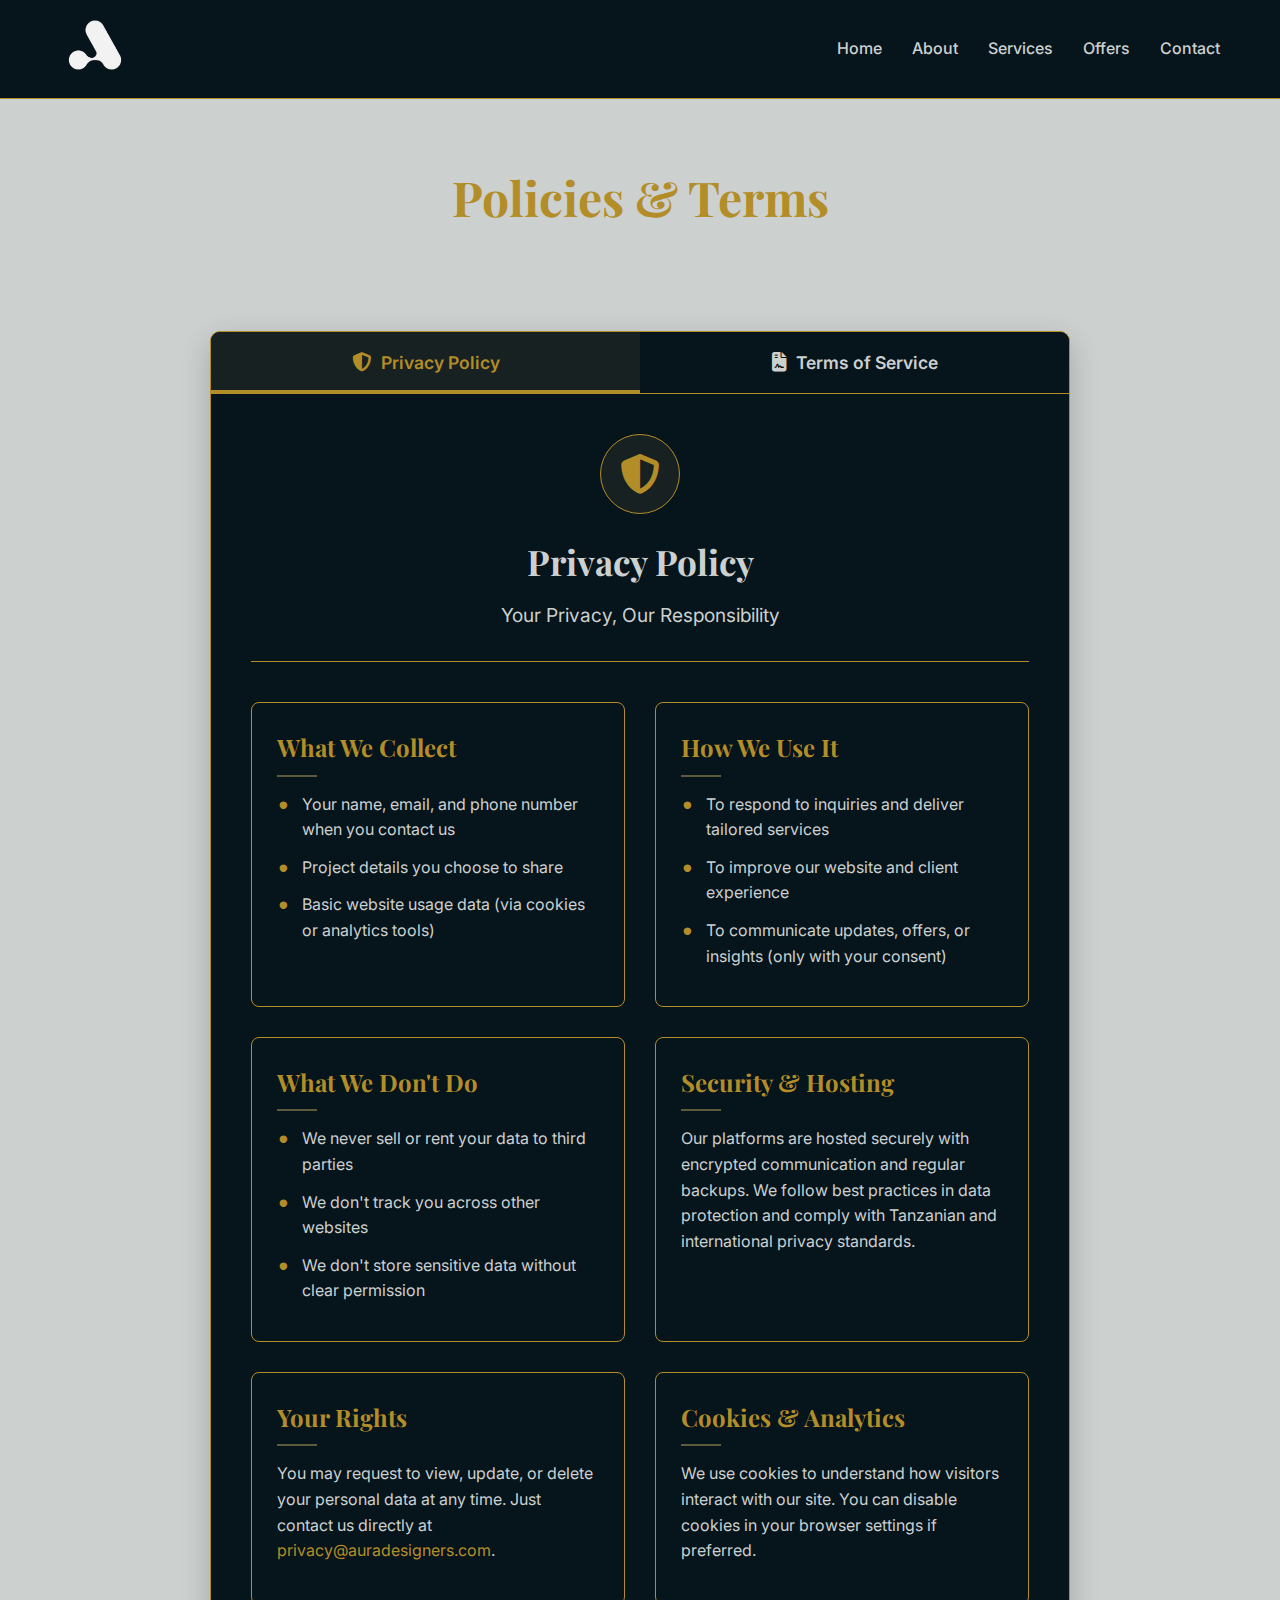
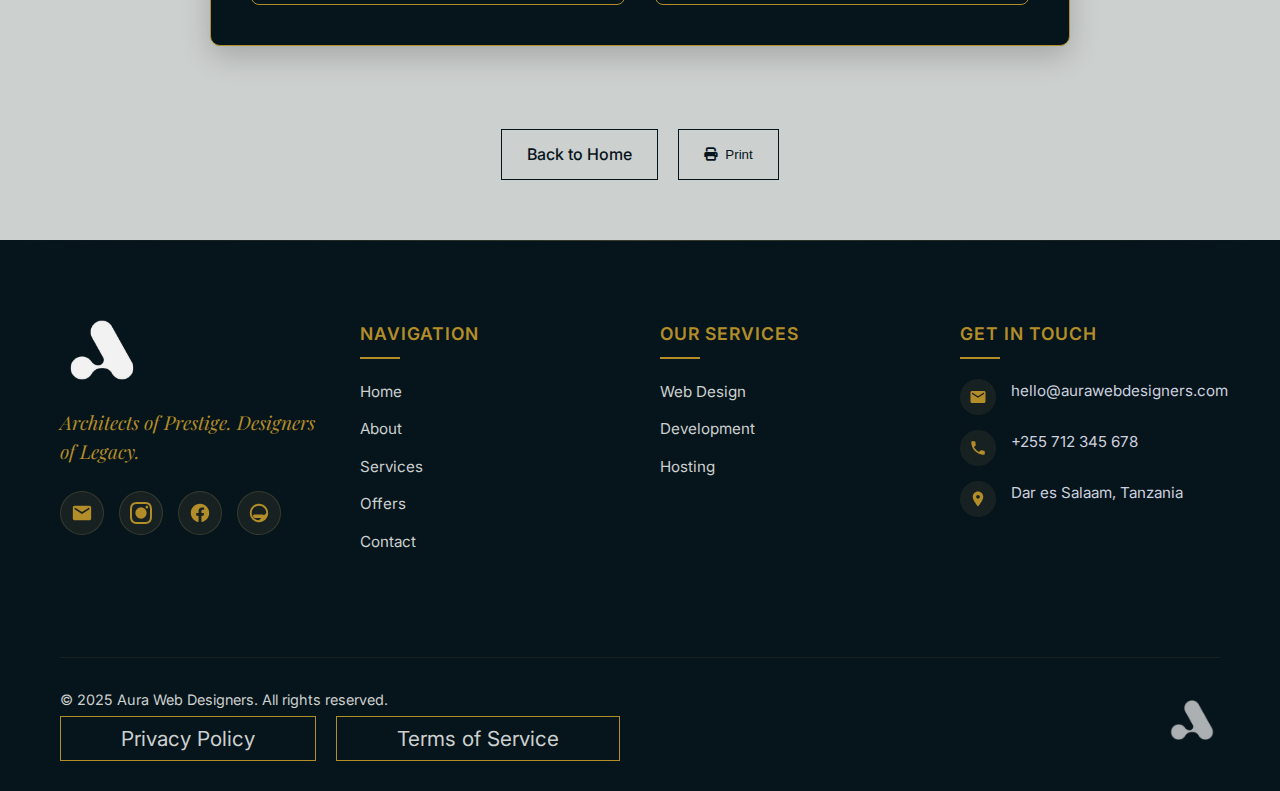
<file: policies/policies.html>
<!DOCTYPE html>
<html lang="en">
<head>
    <meta charset="UTF-8">
    <meta name="viewport" content="width=device-width, initial-scale=1.0">
    <title>Policies & Terms | Aura Web Designers</title>
    <link rel="stylesheet" href="policies.css">
    <link href="https://fonts.googleapis.com/css2?family=Playfair+Display:wght@400;700&family=Inter:wght@300;400;500;600;700&display=swap" rel="stylesheet">
    <link rel="stylesheet" href="https://cdnjs.cloudflare.com/ajax/libs/font-awesome/6.4.0/css/all.min.css">
</head>
<body>
    <header class="page-header">
        <div class="header-container">
            <a href="index.html" class="header-logo">
                <img src="../images/logo.png" alt="Aura Web Designers">
            </a>
            <nav class="header-nav">
                <ul>
                    <li><a href="../index.html">Home</a></li>
                    <li><a href="../about/about.html">About</a></li>
                    <li><a href="../services/services.html">Services</a></li>
                    <li><a href="../offers/offers.html">Offers</a></li>
                    <li><a href="../contact/contact.html">Contact</a></li>
                </ul>
            </nav>
        </div>
    </header>

    <main class="policies-page">
        <div class="container">
            <div class="policies-header">
                <h1>Policies & Terms</h1>
                <p>Our commitment to transparency, trust, and excellence</p>
            </div>
            
            <div class="tabs-container">
                <div class="tabs-navigation">
                    <button class="tab-button active" data-tab="privacy">
                        <i class="fas fa-shield-alt"></i> Privacy Policy
                    </button>
                    <button class="tab-button" data-tab="terms">
                        <i class="fas fa-file-contract"></i> Terms of Service
                    </button>
                </div>
                
                <div class="tabs-content">
                    <!-- Privacy Policy Tab -->
                    <div id="privacy" class="tab-content active">
                        <div class="policy-intro">
                            <div class="policy-icon">
                                <i class="fas fa-shield-alt"></i>
                            </div>
                            <h2>Privacy Policy</h2>
                            <p>Your Privacy, Our Responsibility</p>
                        </div>
                        
                        <div class="policy-content">
                            <section class="policy-section">
                                <h3>What We Collect</h3>
                                <ul>
                                    <li>Your name, email, and phone number when you contact us</li>
                                    <li>Project details you choose to share</li>
                                    <li>Basic website usage data (via cookies or analytics tools)</li>
                                </ul>
                            </section>
                            
                            <section class="policy-section">
                                <h3>How We Use It</h3>
                                <ul>
                                    <li>To respond to inquiries and deliver tailored services</li>
                                    <li>To improve our website and client experience</li>
                                    <li>To communicate updates, offers, or insights (only with your consent)</li>
                                </ul>
                            </section>
                            
                            <section class="policy-section">
                                <h3>What We Don't Do</h3>
                                <ul>
                                    <li>We never sell or rent your data to third parties</li>
                                    <li>We don't track you across other websites</li>
                                    <li>We don't store sensitive data without clear permission</li>
                                </ul>
                            </section>
                            
                            <section class="policy-section">
                                <h3>Security & Hosting</h3>
                                <p>Our platforms are hosted securely with encrypted communication and regular backups. We follow best practices in data protection and comply with Tanzanian and international privacy standards.</p>
                            </section>
                            
                            <section class="policy-section">
                                <h3>Your Rights</h3>
                                <p>You may request to view, update, or delete your personal data at any time. Just contact us directly at <a href="mailto:privacy@auradesigners.com">privacy@auradesigners.com</a>.</p>
                            </section>
                            
                            <section class="policy-section">
                                <h3>Cookies & Analytics</h3>
                                <p>We use cookies to understand how visitors interact with our site. You can disable cookies in your browser settings if preferred.</p>
                            </section>
                        </div>
                    </div>
                    
                    <!-- Terms of Service Tab -->
                    <div id="terms" class="tab-content">
                        <div class="policy-intro">
                            <div class="policy-icon">
                                <i class="fas fa-file-contract"></i>
                            </div>
                            <h2>Terms of Service</h2>
                            <p>Welcome to Aura</p>
                        </div>
                        
                        <div class="policy-content">
                            <section class="policy-section">
                                <h3>Scope of Services</h3>
                                <p>Aura offers web design, development, hosting, and digital consulting. Each project is custom-scoped and quoted based on your brand's needs.</p>
                            </section>
                            
                            <section class="policy-section">
                                <h3>Client Responsibilities</h3>
                                <ul>
                                    <li>Provide accurate information and timely feedback</li>
                                    <li>Respect project timelines and payment terms</li>
                                    <li>Use delivered assets ethically and legally</li>
                                </ul>
                            </section>
                            
                            <section class="policy-section">
                                <h3>Intellectual Property</h3>
                                <ul>
                                    <li>You retain full ownership of your brand assets and content</li>
                                    <li>Aura retains rights to proprietary design frameworks and code unless otherwise agreed</li>
                                    <li>We may showcase your project in our portfolio unless you request otherwise</li>
                                </ul>
                            </section>
                            
                            <section class="policy-section">
                                <h3>Payments & Refunds</h3>
                                <ul>
                                    <li>Payments are due as per agreed milestones</li>
                                    <li>Refunds are considered only in cases of non-delivery or breach of contract</li>
                                    <li>All prices are quoted in Tanzanian Shillings (TZS) or USD, depending on client preference</li>
                                </ul>
                            </section>
                            
                            <section class="policy-section">
                                <h3>Limitation of Liability</h3>
                                <p>Aura is not liable for indirect damages, third-party failures, or misuse of delivered assets. We do our best to ensure quality, but final responsibility lies with the client's usage.</p>
                            </section>
                            
                            <section class="policy-section">
                                <h3>Changes to Terms</h3>
                                <p>We may update these terms as our services evolve. You'll be notified of any significant changes via email or website notice.</p>
                            </section>
                        </div>
                    </div>
                </div>
            </div>
            
            <div class="policies-footer">
                <p>Last updated: January 2025</p>
                <div class="policy-actions">
                    <a href="../index.html" class="btn-home">Back to Home</a>
                    <button class="btn-print" onclick="window.print()">
                        <i class="fas fa-print"></i> Print
                    </button>
                </div>
            </div>
        </div>
    </main>

    <footer class="aura-footer">
        <div class="footer-container">
            <!-- Main Footer Content -->
            <div class="footer-content">
                <!-- Brand Section -->
                <div class="footer-section footer-brand">
                    <a href="../index.html" class="footer-logo">
                        <img src="../images/logo.png" alt="Aura Web Designers">
                    </a>
                    <p class="footer-tagline">Architects of Prestige. Designers of Legacy.</p>
                    <div class="social-links">
                        <a href="auradesigners@gmail.com" class="social-icon" aria-label="Gmail">
                            <svg viewBox="0 0 24 24" width="24" height="24">
                                <path d="M20 4H4c-1.1 0-1.99.9-1.99 2L2 18c0 1.1.9 2 2 2h16c1.1 0 2-.9 2-2V6c0-1.1-.9-2-2-2zm0 4l-8 5-8-5V6l8 5 8-5v2z"/>
                            </svg>
                        </a>
                        <a href="#" class="social-icon" aria-label="Instagram">
                            <svg viewBox="0 0 24 24" width="24" height="24">
                                <path d="M12 2.163c3.204 0 3.584.012 4.85.07 3.252.148 4.771 1.691 4.919 4.919.058 1.265.069 1.645.069 4.849 0 3.205-.012 3.584-.069 4.849-.149 3.225-1.664 4.771-4.919 4.919-1.266.058-1.644.07-4.85.07-3.204 0-3.584-.012-4.849-.07-3.26-.149-4.771-1.699-4.919-4.92-.058-1.265-.07-1.644-.07-4.849 0-3.204.013-3.583.07-4.849.149-3.227 1.664-4.771 4.919-4.919 1.266-.057 1.645-.069 4.849-.069zm0-2.163c-3.259 0-3.667.014-4.947.072-4.358.2-6.78 2.618-6.98 6.98-.059 1.281-.073 1.689-.073 4.948 0 3.259.014 3.668.072 4.948.2 4.358 2.618 6.78 6.98 6.98 1.281.058 1.689.072 4.948.072 3.259 0 3.668-.014 4.948-.072 4.354-.2 6.782-2.618 6.979-6.98.059-1.28.073-1.689.073-4.948 0-3.259-.014-3.667-.072-4.947-.196-4.354-2.617-6.78-6.979-6.98-1.281-.059-1.69-.073-4.949-.073zM5.838 12a6.162 6.162 0 1 1 12.324 0 6.162 6.162 0 0 1-12.324 0zM12 16a4 4 0 1 1 0-8 4 4 0 0 1 0 8zm4.965-10.405a1.44 1.44 0 1 1 2.881.001 1.44 1.44 0 0 1-2.881-.001z"/>
                            </svg>
                        </a>
                        <a href="#" class="social-icon" aria-label="Facebook">
                            <svg viewBox="0 0 24 24" width="24" height="24">
                                <path d="M22 12c0-5.523-4.477-10-10-10S2 6.477 2 12c0 4.991 3.657 9.128 8.438 9.878v-6.987h-2.54V12h2.54V9.797c0-2.506 1.492-3.89 3.777-3.89 1.094 0 2.238.195 2.238.195v2.46h-1.26c-1.243 0-1.63.771-1.63 1.562V12h2.773l-.443 2.89h-2.33v6.988C18.343 21.128 22 16.991 22 12z"/>
                            </svg>
                        </a>
                        <a href="https://wa.me/255613400250" class="social-icon" aria-label="WhatsApp">
                            <svg viewBox="0 0 24 24" width="24" height="24">
                                <path d="M17.472 14.382c-.297-.149-1.758-.867-1.758-.867h-8.584s-1.461.718-1.758.867c-.297.149-.297.595 0 .744l.858 1.716c.297.595.89.595 1.461.595h8.584c.571 0 1.164-.297 1.461-.595l.858-1.716c.297-.149.297-.595 0-.744z"/>
                                <path d="M12 2C6.486 2 2 6.486 2 12s4.486 10 10 10 10-4.486 10-10S17.514 2 12 2zm0 18c-4.418 0-8-3.582-8-8s3.582-8 8-8 8 3.582 8 8-3.582 8-8z"/>
                            </svg>
                        </a>
                    </div>
                </div>
                
                <!-- Navigation Section -->
                <div class="footer-section">
                    <h3 class="footer-heading">Navigation</h3>
                    <ul class="footer-links">
                        <li><a href="../index.html">Home</a></li>
                        <li><a href="../about/about.html">About</a></li>
                        <li><a href="../services/services.html">Services</a></li>
                        <li><a href="../offers/offers.html">Offers</a></li>
                        <li><a href="../contact/contact.html">Contact</a></li>
                    </ul>
                </div>
                
                <!-- Services Section -->
                <div class="footer-section">
                    <h3 class="footer-heading">Our Services</h3>
                    <ul class="footer-links">
                        <li><a href="../services/services.html">Web Design</a></li>
                        <li><a href="../services/services.html">Development</a></li>
                        <li><a href="../services/services.html">Hosting</a></li>
                    </ul>
                </div>
                
                <!-- Contact Section -->
                <div class="footer-section">
                    <h3 class="footer-heading">Get In Touch</h3>
                    <ul class="contact-info">
                        <li>
                            <div class="contact-icon">
                                <svg viewBox="0 0 24 24" width="20" height="20">
                                    <path d="M20 4H4c-1.1 0-1.99.9-1.99 2L2 18c0 1.1.9 2 2 2h16c1.1 0 2-.9 2-2V6c0-1.1-.9-2-2-2zm0 4l-8 5-8-5V6l8 5 8-5v2z"/>
                                </svg>
                            </div>
                            <a href="mailto:hello@aurawebdesigners.com">hello@aurawebdesigners.com</a>
                        </li>
                        <li>
                            <div class="contact-icon">
                                <svg viewBox="0 0 24 24" width="20" height="20">
                                    <path d="M6.62 10.79c1.44 2.83 3.76 5.14 6.59 6.59l2.2-2.2c.27-.27.67-.36 1.02-.24 1.12.37 2.33.57 3.57.57.55 0 1 .45 1 1V20c0 .55-.45 1-1 1-9.39 0-17-7.61-17-17 0-.55.45-1 1-1h3.5c.55 0 1 .45 1 1 0 1.25.2 2.45.57 3.57.11.35.03.74-.25 1.02l-2.2 2.2z"/>
                                </svg>
                            </div>
                            <a href="tel:+255712345678">+255 712 345 678</a>
                        </li>
                        <li>
                            <div class="contact-icon">
                                <svg viewBox="0 0 24 24" width="20" height="20">
                                    <path d="M12 2C8.13 2 5 5.13 5 9c0 5.25 7 13 7 13s7-7.75 7-13c0-3.87-3.13-7-7-7zm0 9.5c-1.38 0-2.5-1.12-2.5-2.5s1.12-2.5 2.5-2.5 2.5 1.12 2.5 2.5-1.12 2.5-2.5 2.5z"/>
                                </svg>
                            </div>
                            <span>Dar es Salaam, Tanzania</span>
                        </li>
                    </ul>
                </div>
            </div>
            
            <!-- Footer Bottom -->
            <div class="footer-bottom">
                <div class="copyright">
                    <p>&copy; 2025 Aura Web Designers. All rights reserved.</p>
                    <div class="legal-links">
                        <a href="../policies/policies.html">Privacy Policy</a>
                        <a href="../policies/policies.html">Terms of Service</a>
                    </div>
                </div>
                <div class="footer-bottom-logo">
                    <img src="../images/logo.png" alt="Aura Web Designers">
                </div>
            </div>
        </div>
    </footer>

    <script>
        // Tab functionality
        document.addEventListener('DOMContentLoaded', function() {
            const tabButtons = document.querySelectorAll('.tab-button');
            const tabContents = document.querySelectorAll('.tab-content');
            
            tabButtons.forEach(button => {
                button.addEventListener('click', () => {
                    // Remove active class from all buttons and contents
                    tabButtons.forEach(btn => btn.classList.remove('active'));
                    tabContents.forEach(content => content.classList.remove('active'));
                    
                    // Add active class to clicked button
                    button.classList.add('active');
                    
                    // Show corresponding content
                    const tabId = button.getAttribute('data-tab');
                    document.getElementById(tabId).classList.add('active');
                });
            });
        });
    </script>
</body>
</html>
</file>
<file: policies/policies.css>
/* Policies Page Styles */
* {
    margin: 0;
    padding: 0;
    box-sizing: border-box;
}

:root {
    --primary-gold: #b38d28;
    --text-light: #ccd0cf;
    --text-dark: #06141b;
    --bg-overlay: rgba(4, 9, 30, 0.85);
    --transition-speed: 0.8s;
}

body {
    font-family: 'Inter', sans-serif;
    color: #ccd0cf;
    background: var(--text-light);
    line-height: 1.6;
}

/* Header Styles */
.page-header {
    background: var(--text-dark);
    padding: 20px 0;
    border-bottom: 1px solid #b38d28;
    position: sticky;
    top: 0;
    z-index: 100;
    backdrop-filter: blur(10px);
}

.header-container {
    max-width: 1200px;
    margin: 0 auto;
    padding: 0 20px;
    display: flex;
    justify-content: space-between;
    align-items: center;
}

.header-logo img {
    height: 50px;
    width: auto;
}

.header-nav ul {
    display: flex;
    list-style: none;
}

.header-nav li {
    margin-left: 30px;
}

.header-nav a {
    color: #ccd0cf;
    text-decoration: none;
    font-size: 1rem;
    font-weight: 500;
    transition: color 0.3s ease;
}

.header-nav a:hover {
    color: var(--primary-gold);
}

/* Policies Page Styles */
.policies-page {
    padding: 60px 0;
    min-height: calc(100vh - 300px);
}

.container {
    max-width: 900px;
    margin: 0 auto;
    padding: 0 20px;
}

.policies-header {
    text-align: center;
    margin-bottom: 50px;
}

.policies-header h1 {
    font-family: 'Playfair Display', serif;
    font-size: 3rem;
    color: var(--primary-gold);
    margin-bottom: 15px;
}

.policies-header p {
    font-size: 1.2rem;
    color: var(--text-light);
}

/* Tabs Container */
.tabs-container {
    background: var(--text-dark);
    border-radius: 10px;
    overflow: hidden;
    border: 1px solid var(--primary-gold);
    box-shadow: 0 10px 30px rgba(0, 0, 0, 0.2);
    margin-bottom: 40px;
}

/* Tabs Navigation */
.tabs-navigation {
    display: flex;
    background: #06141b;
    border-bottom: 1px solid var(--primary-gold);
}

.tab-button {
    flex: 1;
    padding: 20px;
    background: none;
    border: none;
    color: #ccd0cf;
    font-family: 'Inter', sans-serif;
    font-size: 1.1rem;
    font-weight: 600;
    cursor: pointer;
    transition: all 0.3s ease;
    display: flex;
    align-items: center;
    justify-content: center;
    gap: 10px;
    position: relative;
}

.tab-button:hover {
    color: var(--primary-gold);
    background: rgba(182, 159, 94, 0.05);
}

.tab-button.active {
    color: var(--primary-gold);
    background: rgba(182, 159, 94, 0.1);
}

.tab-button.active::after {
    content: '';
    position: absolute;
    bottom: 0;
    left: 0;
    width: 100%;
    height: 3px;
    background: var(--primary-gold);
}

.tab-button i {
    font-size: 1.2rem;
}

/* Tabs Content */
.tabs-content {
    padding: 0;
}

.tab-content {
    display: none;
    padding: 40px;
    animation: fadeIn 0.5s ease;
}

.tab-content.active {
    display: block;
}

@keyframes fadeIn {
    from { opacity: 0; transform: translateY(10px); }
    to { opacity: 1; transform: translateY(0); }
}

/* Policy Intro */
.policy-intro {
    text-align: center;
    margin-bottom: 40px;
    padding-bottom: 30px;
    border-bottom: 1px solid var(--primary-gold);
}

.policy-icon {
    display: inline-flex;
    align-items: center;
    justify-content: center;
    width: 80px;
    height: 80px;
    background: rgba(182, 159, 94, 0.1);
    border-radius: 50%;
    margin-bottom: 20px;
    border: 1px solid var(--primary-gold);
}

.policy-icon i {
    font-size: 2.5rem;
    color: var(--primary-gold);
}

.policy-intro h2 {
    font-family: 'Playfair Display', serif;
    font-size: 2.2rem;
    color: var(--primary-gold)E;
    margin-bottom: 10px;
}

.policy-intro p {
    font-size: 1.2rem;
    color: var(--text-light);
}

/* Policy Content */
.policy-content {
    display: grid;
    grid-template-columns: repeat(auto-fit, minmax(300px, 1fr));
    gap: 30px;
}

.policy-section {
    background: var(--text-dark);
    border-radius: 8px;
    padding: 25px;
    border: 1px solid var(--primary-gold);
    transition: all 0.3s ease;
}

.policy-section:hover {
    transform: translateY(-5px);
    box-shadow: 0 10px 20px rgba(0, 0, 0, 0.2);
    border-color: rgba(182, 159, 94, 0.3);
}

.policy-section h3 {
    font-family: 'Playfair Display', serif;
    font-size: 1.5rem;
    color: var(--primary-gold);
    margin-bottom: 15px;
    position: relative;
    padding-bottom: 10px;
}

.policy-section h3::after {
    content: '';
    position: absolute;
    bottom: 0;
    left: 0;
    width: 40px;
    height: 2px;
    background: rgba(182, 159, 94, 0.5);
}

.policy-section p {
    margin-bottom: 15px;
    font-size: 1rem;
    color: var(--text-light);
}

.policy-section ul {
    list-style: none;
    padding-left: 0;
}

.policy-section li {
    position: relative;
    padding-left: 25px;
    margin-bottom: 12px;
    font-size: 1rem;
    color: var(--text-light);
}

.policy-section li::before {
    content: '•';
    position: absolute;
    left: 0;
    color: var(--primary-gold);
    font-size: 1.5rem;
    line-height: 1;
}

.policy-section a {
    color: var(--primary-gold);
    text-decoration: none;
    transition: color 0.3s ease;
}

.policy-section a:hover {
    text-decoration: underline;
}

/* Policies Footer */
.policies-footer {
    text-align: center;
    margin-top: 40px;
}

.policies-footer p {
    color: var(--text-light);
    font-size: 0.9rem;
    margin-bottom: 20px;
}

.policy-actions {
    display: flex;
    justify-content: center;
    gap: 20px;
    flex-wrap: wrap;
}

.btn-home, .btn-print {
    display: inline-flex;
    align-items: center;
    gap: 8px;
    padding: 12px 25px;
    background: transparent;
    color: var(--text-dark);
    text-decoration: none;
    border: 1px solid var(--text-dark);
    font-weight: 500;
    transition: all 0.3s ease;
    cursor: pointer;
}

.btn-home:hover, .btn-print:hover {
    background: var(--text-dark);
    border-color: var(--primary-gold);
    color: var(--primary-gold);
    transform: translateY(-2px);
}

.btn-print {
    background: transparent;
    border: 1px solid var(--text-dark);
}

/* Aura Footer Styles (reusing from footer.css) */
.aura-footer {
    background: var(--text-dark);
    color: #ccd0dc;
    font-family: 'Inter', sans-serif;
    padding: 80px 0 30px;
    position: relative;
    overflow: hidden;
}

.aura-footer::before {
    content: '';
    position: absolute;
    top: 0;
    left: 0;
    width: 100%;
    height: 1px;
    background: linear-gradient(90deg, transparent, rgba(182, 159, 94, 0.3), transparent);
}

.footer-container {
    max-width: 1200px;
    margin: 0 auto;
    padding: 0 20px;
}

/* Footer Content Layout */
.footer-content {
    display: grid;
    grid-template-columns: repeat(auto-fit, minmax(250px, 1fr));
    gap: 40px;
    margin-bottom: 60px;
}

.footer-section {
    margin-bottom: 30px;
}

/* Brand Section */
.footer-brand {
    display: flex;
    flex-direction: column;
    align-items: flex-start;
}

.footer-logo {
    display: inline-block;
    margin-bottom: 20px;
    transition: transform 0.3s ease;
}

.footer-logo:hover {
    transform: translateY(-5px);
}

.footer-logo img {
    height: 60px;
    width: auto;
}

.footer-tagline {
    font-family: 'Playfair Display', serif;
    font-size: 1.2rem;
    color: var(--primary-gold);
    margin-bottom: 25px;
    max-width: 280px;
    line-height: 1.5;
    font-style: italic;
}

/* Social Links */
.social-links {
    display: flex;
    gap: 15px;
}

.social-icon {
    width: 44px;
    height: 44px;
    border-radius: 50%;
    background: rgba(182, 159, 94, 0.1);
    display: flex;
    align-items: center;
    justify-content: center;
    transition: all 0.3s ease;
    border: 1px solid rgba(182, 159, 94, 0.2);
}

.social-icon:hover {
    background: rgba(182, 159, 94, 0.2);
    transform: translateY(-5px);
    border-color: var(--primary-gold);
}

.social-icon svg {
    width: 22px;
    height: 22px;
    fill: var(--primary-gold);
}

/* Footer Headings */
.footer-heading {
    font-family: 'Inter', sans-serif;
    font-size: 1.1rem;
    font-weight: 600;
    color: var(--primary-gold);
    margin-bottom: 20px;
    position: relative;
    padding-bottom: 10px;
    text-transform: uppercase;
    letter-spacing: 1px;
}

.footer-heading::after {
    content: '';
    position: absolute;
    left: 0;
    bottom: 0;
    width: 40px;
    height: 2px;
    background: var(--primary-gold);
}

/* Footer Links */
.footer-links {
    list-style: none;
    padding: 0;
    margin: 0;
}

.footer-links li {
    margin-bottom: 12px;
}

.footer-links a {
    color: #ccd0cf;
    text-decoration: none;
    font-size: 0.95rem;
    transition: all 0.3s ease;
    display: inline-block;
    position: relative;
}

.footer-links a::before {
    content: '›';
    position: absolute;
    left: -15px;
    opacity: 0;
    transition: all 0.3s ease;
    color: var(--primary-gold);
}

.footer-links a:hover {
    color: var(--primary-gold);
    padding-left: 15px;
}

.footer-links a:hover::before {
    left: 0;
    opacity: 1;
}

/* Contact Info */
.contact-info {
    list-style: none;
    padding: 0;
    margin: 0;
}

.contact-info li {
    display: flex;
    align-items: flex-start;
    margin-bottom: 15px;
}

.contact-icon {
    width: 36px;
    height: 36px;
    background: rgba(182, 159, 94, 0.1);
    border-radius: 50%;
    display: flex;
    align-items: center;
    justify-content: center;
    margin-right: 15px;
    flex-shrink: 0;
}

.contact-icon svg {
    width: 18px;
    height: 18px;
    fill: var(--primary-gold);
}

.contact-info a,
.contact-info span {
    color: #ccd0df;
    text-decoration: none;
    font-size: 0.95rem;
    line-height: 1.6;
    transition: color 0.3s ease;
}

.contact-info a:hover {
    color: var(--primary-gold);
}

/* Footer Bottom */
.footer-bottom {
    display: flex;
    justify-content: space-between;
    align-items: center;
    flex-wrap: wrap;
    padding-top: 30px;
    border-top: 1px solid rgba(182, 159, 94, 0.1);
    gap: 20px;
}

.copyright {
    display: flex;
    flex-direction: column;
    gap: 5px;
}

.copyright p {
    color: #ccd0cf;
    font-size: 0.9rem;
    margin: 0;
}

.legal-links {
    display: flex;
    gap: 20px;
}

.legal-links a {
    color: #ccd0cf;
    text-decoration: none;
    font-size: 1.3rem;
    transition: color 0.3s ease;
    display: inline-block;
    border: 1px solid var(--primary-gold);
    padding: 5px 60px;
    align-items: center;

}

.legal-links a:hover {
    color: var(--primary-gold);
    background: #272214;;

}

.footer-bottom-logo img {
    height: 40px;
    width: auto;
    opacity: 0.7;
    transition: opacity 0.3s ease;
}

.footer-bottom-logo:hover img {
    opacity: 1;
}

/* Responsive Design */
@media (max-width: 992px) {
    .footer-content {
        grid-template-columns: repeat(2, 1fr);
    }
    
    .policy-content {
        grid-template-columns: 1fr;
    }
}

@media (max-width: 768px) {
    .page-header {
        padding: 15px 0;
    }
    
    .header-container {
        flex-direction: column;
        gap: 15px;
    }
    
    .header-nav ul {
        flex-wrap: wrap;
        justify-content: center;
    }
    
    .header-nav li {
        margin: 0 15px 10px;
    }
    
    .policies-page {
        padding: 40px 0;
    }
    
    .policies-header h1 {
        font-size: 2.5rem;
    }
    
    .tabs-navigation {
        flex-direction: column;
    }
    
    .tab-button {
        padding: 15px;
    }
    
    .tab-content {
        padding: 30px 20px;
    }
    
    .policy-intro h2 {
        font-size: 1.8rem;
    }
    
    .policy-section h3 {
        font-size: 1.3rem;
    }
    
    .policy-actions {
        flex-direction: column;
        align-items: center;
    }
    
    .aura-footer {
        padding: 60px 0 20px;
    }
    
    .footer-content {
        grid-template-columns: 1fr;
        gap: 30px;
    }
    
    .footer-brand {
        align-items: center;
        text-align: center;
    }
    
    .footer-tagline {
        margin: 0 auto 25px;
    }
    
    .social-links {
        justify-content: center;
    }
    
    .footer-bottom {
        flex-direction: column;
        text-align: center;
        gap: 15px;
    }
    
    .legal-links {
        justify-content: center;
    }
}

@media (max-width: 480px) {
    .policies-header h1 {
        font-size: 2rem;
    }
    
    .policy-intro h2 {
        font-size: 1.5rem;
    }
    
    .policy-section h3 {
        font-size: 1.2rem;
    }
    
    .policy-section p, .policy-section li {
        font-size: 0.95rem;
    }
    
    .footer-heading {
        font-size: 1rem;
    }
    
    .footer-bottom-logo {
        order: -1;
    }
}
</file>
